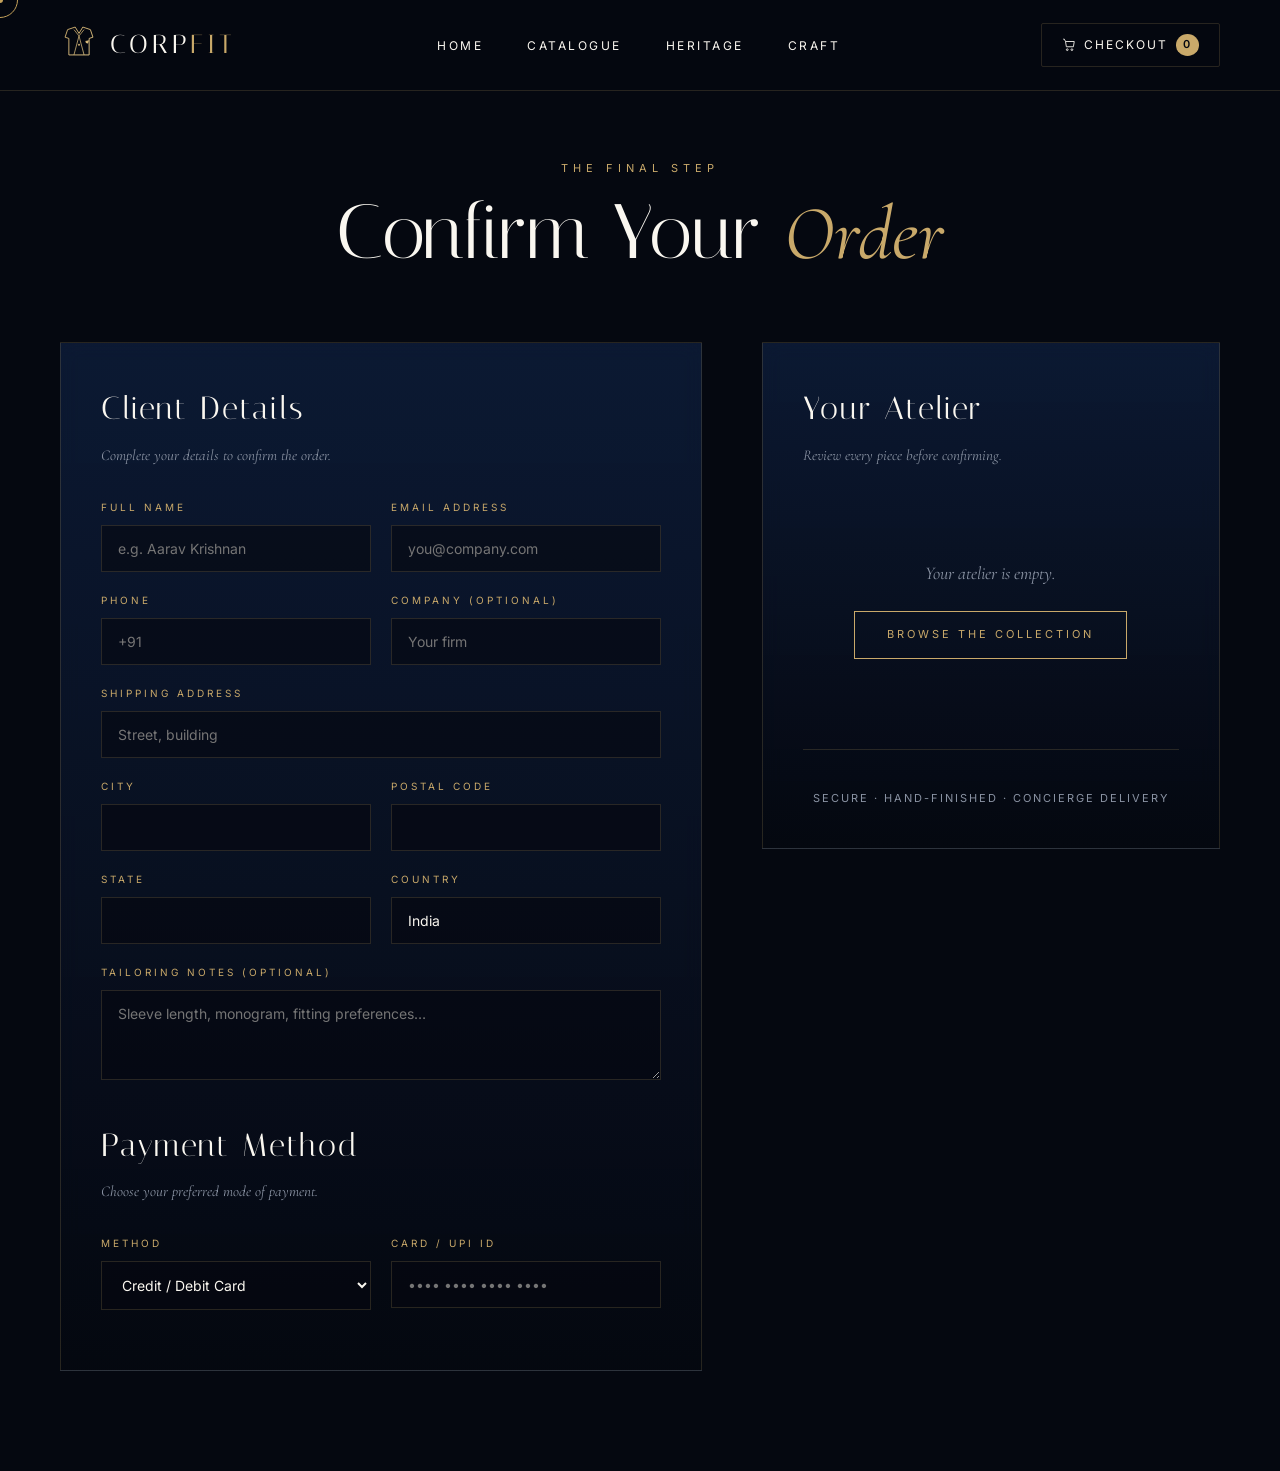
<file: checkout.html>
<!DOCTYPE html>
<html lang="en">
<head>
  <meta charset="UTF-8">
  <meta name="viewport" content="width=device-width, initial-scale=1.0">
  <title>CorpFit — Checkout</title>
  <link rel="stylesheet" href="styles.css">
  <link rel="preconnect" href="https://images.unsplash.com">
</head>
<body>

  <nav class="nav">
    <a href="index.html" class="nav-logo">
      <span class="logo-mount"></span>
      <span class="nav-logo-text">CORP<span>FIT</span></span>
    </a>
    <ul class="nav-links">
      <li><a href="index.html">Home</a></li>
      <li><a href="catalogue.html">Catalogue</a></li>
      <li><a href="index.html#story">Heritage</a></li>
      <li><a href="index.html#craft">Craft</a></li>
    </ul>
    <a href="checkout.html" class="nav-cart active">
      <svg width="14" height="14" viewBox="0 0 24 24" fill="none" stroke="currentColor" stroke-width="1.5">
        <path d="M6 6h15l-1.5 9h-12z"/><circle cx="9" cy="20" r="1.5"/><circle cx="17" cy="20" r="1.5"/>
        <path d="M6 6L4 2H2"/>
      </svg>
      Checkout
      <span class="cart-count">0</span>
    </a>
  </nav>

  <section class="checkout-wrap">
    <div class="checkout-head" data-reveal>
      <div class="section-eyebrow">The Final Step</div>
      <h1>Confirm Your <em style="font-family: 'Cormorant Garamond', serif; font-style: italic; color: var(--gold);">Order</em></h1>
    </div>

    <div class="checkout-grid" id="checkoutGrid">

      <div class="checkout-section" data-reveal="left">
        <h3>Client Details</h3>
        <p class="checkout-section-sub">Complete your details to confirm the order.</p>

        <form id="orderForm">
          <div class="form-row">
            <div class="form-group">
              <label>Full Name</label>
              <input type="text" id="custName" required placeholder="e.g. Aarav Krishnan">
            </div>
            <div class="form-group">
              <label>Email Address</label>
              <input type="email" id="custEmail" required placeholder="you@company.com">
            </div>
          </div>

          <div class="form-row">
            <div class="form-group">
              <label>Phone</label>
              <input type="tel" id="custPhone" required placeholder="+91">
            </div>
            <div class="form-group">
              <label>Company (optional)</label>
              <input type="text" id="custCompany" placeholder="Your firm">
            </div>
          </div>

          <div class="form-row">
            <div class="form-group full">
              <label>Shipping Address</label>
              <input type="text" id="custAddress" required placeholder="Street, building">
            </div>
          </div>

          <div class="form-row">
            <div class="form-group">
              <label>City</label>
              <input type="text" id="custCity" required>
            </div>
            <div class="form-group">
              <label>Postal Code</label>
              <input type="text" id="custPin" required>
            </div>
          </div>

          <div class="form-row">
            <div class="form-group">
              <label>State</label>
              <input type="text" id="custState" required>
            </div>
            <div class="form-group">
              <label>Country</label>
              <input type="text" id="custCountry" value="India" required>
            </div>
          </div>

          <div class="form-row">
            <div class="form-group full">
              <label>Tailoring Notes (optional)</label>
              <textarea id="custNotes" placeholder="Sleeve length, monogram, fitting preferences…"></textarea>
            </div>
          </div>

          <h3 style="margin-top: 40px;">Payment Method</h3>
          <p class="checkout-section-sub">Choose your preferred mode of payment.</p>

          <div class="form-row">
            <div class="form-group">
              <label>Method</label>
              <select id="payMethod">
                <option value="Credit / Debit Card">Credit / Debit Card</option>
                <option value="Net Banking">Net Banking</option>
                <option value="UPI">UPI</option>
                <option value="Cash on Delivery">Cash on Delivery</option>
              </select>
            </div>
            <div class="form-group">
              <label>Card / UPI ID</label>
              <input type="text" id="payDetail" placeholder="•••• •••• •••• ••••">
            </div>
          </div>
        </form>
      </div>

      <div data-reveal="right">
        <div class="checkout-section">
          <h3>Your Atelier</h3>
          <p class="checkout-section-sub">Review every piece before confirming.</p>

          <div id="cartItems"></div>

          <div class="totals" id="totals"></div>

          <button type="button" class="place-order" id="placeOrderBtn">
            <span>Confirm Order →</span>
          </button>

          <p style="text-align: center; margin-top: 16px; font-size: 11px; letter-spacing: 2px; color: var(--grey-soft); text-transform: uppercase;">
            Secure · Hand-Finished · Concierge Delivery
          </p>
        </div>
      </div>

    </div>
  </section>

  <div class="success-overlay" id="successOverlay">
    <div class="success-card">
      <div class="checkmark">
        <svg width="36" height="36" viewBox="0 0 24 24" fill="none" stroke="currentColor" stroke-width="1.5">
          <path d="M5 12l5 5L20 7"/>
        </svg>
      </div>
      <h2>Order <em>Placed.</em></h2>
      <p>Your atelier order has been recorded. Our concierge will be in touch shortly to confirm delivery and any tailoring details.</p>
      <div class="order-id" id="orderId"></div>
      <a href="index.html">Return to Atelier</a>
    </div>
  </div>

  <script src="app.js"></script>
  <script>
    function renderCheckoutItems() {
      const cart = getCart();
      const container = document.getElementById('cartItems');
      const totalsBox = document.getElementById('totals');
      const placeBtn = document.getElementById('placeOrderBtn');

      if (cart.length === 0) {
        container.innerHTML = `
          <div class="empty-cart">
            <p>Your atelier is empty.</p>
            <a href="catalogue.html">Browse the Collection</a>
          </div>`;
        totalsBox.innerHTML = '';
        placeBtn.style.display = 'none';
        return;
      }

      placeBtn.style.display = 'block';
      container.innerHTML = cart.map((item, idx) => {
        const p = PRODUCTS.find(x => x.id === item.id);
        if (!p) return '';
        return `
          <div class="cart-item" style="animation-delay: ${idx * 80}ms">
            <div class="cart-thumb"><img src="${p.img}" alt="${p.name}" loading="lazy"></div>
            <div class="cart-item-info">
              <h4>${p.name}</h4>
              <div class="cart-item-cat">${p.type} · ${p.cat === 'men' ? 'For Him' : 'For Her'}</div>
              <div class="cart-item-meta">${p.fabric} · ${p.fit} fit · Size ${item.size}</div>
              <div class="qty-control" style="margin-top:8px;">
                <button onclick="updateQty('${p.id}','${item.size}',-1)">−</button>
                <span>${item.qty}</span>
                <button onclick="updateQty('${p.id}','${item.size}',1)">+</button>
              </div>
            </div>
            <div class="cart-item-actions">
              <div class="cart-item-price">${formatPrice(p.price * item.qty)}</div>
              <button class="remove-btn" onclick="removeFromCart('${p.id}','${item.size}')">Remove</button>
            </div>
          </div>`;
      }).join('');

      const subtotal = cartTotal();
      const shipping = subtotal > 20000 ? 0 : 800;
      const gst = Math.round(subtotal * 0.18);
      const grand = subtotal + shipping + gst;

      totalsBox.innerHTML = `
        <div class="total-row"><span>Subtotal</span><span>${formatPrice(subtotal)}</span></div>
        <div class="total-row"><span>Shipping ${shipping === 0 ? '(Complimentary)' : ''}</span><span>${shipping === 0 ? 'Free' : formatPrice(shipping)}</span></div>
        <div class="total-row"><span>GST (18%)</span><span>${formatPrice(gst)}</span></div>
        <div class="total-row grand"><span>Total</span><span>${formatPrice(grand)}</span></div>
      `;

      if (window.rebindImageFallbacks) window.rebindImageFallbacks();
    }

    document.getElementById('placeOrderBtn').addEventListener('click', () => {
      const required = ['custName','custEmail','custPhone','custAddress','custCity','custPin','custState','custCountry'];
      for (const id of required) {
        const f = document.getElementById(id);
        if (!f.value.trim()) {
          f.focus();
          showToast('Detail required', 'Please complete every field marked.');
          f.style.borderColor = 'var(--gold)';
          setTimeout(() => f.style.borderColor = '', 2000);
          return;
        }
      }

      if (getCart().length === 0) {
        showToast('Atelier empty', 'Add at least one piece first.');
        return;
      }

      const orderId = 'CF-' + Date.now().toString(36).toUpperCase() + '-' + Math.floor(Math.random() * 999);
      document.getElementById('orderId').textContent = 'ORDER ID  ·  ' + orderId;
      document.getElementById('successOverlay').classList.add('show');
      saveCart([]);
    });

    renderCheckoutItems();
  </script>
</body>
</html>
</file>
<file: styles.css>
/* ========================================
   CorpFit — Luxury Corporate Attire
   Theme: Navy / Obsidian / Champagne Gold
   v2 — pro photography + advanced motion
======================================== */

@import url('https://fonts.googleapis.com/css2?family=Cormorant+Garamond:wght@300;400;500;600;700&family=Inter:wght@300;400;500;600;700&family=Italiana&display=swap');

:root {
  --navy-deep: #0a1628;
  --navy: #11254a;
  --navy-mid: #1a3568;
  --obsidian: #050810;
  --black: #000000;
  --gold: #c9a96a;
  --gold-light: #e4c989;
  --champagne: #f4e8d0;
  --ivory: #faf7f0;
  --grey-soft: #8a93a3;
  --grey-line: rgba(201, 169, 106, 0.18);
  --gold-line: rgba(201, 169, 106, 0.4);

  --font-display: 'Italiana', serif;
  --font-serif: 'Cormorant Garamond', serif;
  --font-sans: 'Inter', sans-serif;

  --ease: cubic-bezier(0.6, 0.05, 0.25, 1);
  --ease-out: cubic-bezier(0.16, 1, 0.3, 1);
  --ease-spring: cubic-bezier(0.34, 1.56, 0.64, 1);
}

* { margin: 0; padding: 0; box-sizing: border-box; }
html { scroll-behavior: smooth; }

body {
  font-family: var(--font-sans);
  background: var(--obsidian);
  color: var(--ivory);
  line-height: 1.6;
  overflow-x: hidden;
  -webkit-font-smoothing: antialiased;
  cursor: none;
}

a { color: inherit; text-decoration: none; cursor: none; }
img { max-width: 100%; display: block; }
button { font-family: inherit; cursor: none; border: none; background: none; color: inherit; }
input, select, textarea { cursor: text; }

/* ===== CUSTOM CURSOR ===== */
.cursor-dot,
.cursor-ring {
  position: fixed;
  top: 0; left: 0;
  pointer-events: none;
  z-index: 9999;
  border-radius: 50%;
  mix-blend-mode: difference;
}
.cursor-dot {
  width: 6px; height: 6px;
  margin: -3px 0 0 -3px;
  background: var(--gold);
}
.cursor-ring {
  width: 36px; height: 36px;
  margin: -18px 0 0 -18px;
  border: 1px solid var(--gold);
  transition: width 0.3s var(--ease), height 0.3s var(--ease),
              margin 0.3s var(--ease), background 0.3s var(--ease);
}
.cursor-ring.hover {
  width: 64px; height: 64px;
  margin: -32px 0 0 -32px;
  background: rgba(201, 169, 106, 0.1);
}
@media (pointer: coarse) {
  body, a, button { cursor: auto; }
  .cursor-dot, .cursor-ring { display: none; }
}

/* ===== NAVIGATION ===== */
.nav {
  position: fixed;
  top: 0; left: 0; right: 0;
  z-index: 100;
  padding: 22px 60px;
  display: flex;
  align-items: center;
  justify-content: space-between;
  background: rgba(5, 8, 16, 0.85);
  backdrop-filter: blur(20px);
  -webkit-backdrop-filter: blur(20px);
  border-bottom: 1px solid var(--grey-line);
  transition: padding 0.4s var(--ease), background 0.4s var(--ease);
  animation: slideDown 0.8s var(--ease-out) both;
}
.nav.shrunk { padding: 14px 60px; background: rgba(5, 8, 16, 0.95); }

.nav-logo { display: flex; align-items: center; gap: 12px; }
.nav-logo svg { width: 38px; height: 38px; transition: transform 0.6s var(--ease); }
.nav-logo:hover svg { transform: rotate(-5deg) scale(1.1); }

.nav-logo-text {
  font-family: var(--font-display);
  font-size: 26px;
  letter-spacing: 4px;
  color: var(--ivory);
}
.nav-logo-text span { color: var(--gold); }

.nav-links { display: flex; gap: 44px; list-style: none; }

.nav-links a {
  font-size: 12px;
  letter-spacing: 2.5px;
  text-transform: uppercase;
  font-weight: 400;
  position: relative;
  transition: color 0.3s var(--ease);
}
.nav-links a::before {
  content: '';
  position: absolute;
  bottom: -8px; left: 0;
  width: 0; height: 1px;
  background: var(--gold);
  transition: width 0.4s var(--ease);
}
.nav-links a:hover { color: var(--gold); }
.nav-links a:hover::before, .nav-links a.active::before { width: 100%; }

.nav-cart {
  position: relative;
  display: flex;
  align-items: center;
  gap: 8px;
  font-size: 12px;
  letter-spacing: 2px;
  text-transform: uppercase;
  padding: 10px 20px;
  border: 1px solid var(--grey-line);
  border-radius: 2px;
  transition: all 0.3s var(--ease);
}
.nav-cart:hover {
  border-color: var(--gold);
  color: var(--gold);
  background: rgba(201, 169, 106, 0.05);
}

.cart-count {
  background: var(--gold);
  color: var(--obsidian);
  font-weight: 600;
  padding: 2px 7px;
  border-radius: 50%;
  font-size: 11px;
  min-width: 20px;
  text-align: center;
  transition: transform 0.4s var(--ease-spring);
}
.cart-count.bump { transform: scale(1.4); }

/* ===== HERO with real fashion photo ===== */
.hero {
  min-height: 100vh;
  position: relative;
  display: flex;
  align-items: center;
  padding: 0 60px;
  overflow: hidden;
  background: var(--obsidian);
}

.hero-bg {
  position: absolute;
  inset: 0;
  z-index: 1;
  background-image:
    linear-gradient(135deg, rgba(5, 8, 16, 0.85) 0%, rgba(10, 22, 40, 0.55) 60%, rgba(5, 8, 16, 0.95) 100%),
    url('https://images.unsplash.com/photo-1617137968427-85924c800a22?w=1800&q=85&auto=format&fit=crop');
  background-size: cover;
  background-position: center right;
  animation: heroZoom 20s ease-in-out infinite alternate;
}

.hero-bg::after {
  content: '';
  position: absolute;
  inset: 0;
  background-image:
    linear-gradient(rgba(201, 169, 106, 0.04) 1px, transparent 1px),
    linear-gradient(90deg, rgba(201, 169, 106, 0.04) 1px, transparent 1px);
  background-size: 80px 80px;
}

@keyframes heroZoom {
  0% { transform: scale(1); }
  100% { transform: scale(1.08); }
}

.hero-content {
  position: relative;
  z-index: 3;
  max-width: 760px;
}

.hero-eyebrow {
  font-size: 11px;
  letter-spacing: 5px;
  text-transform: uppercase;
  color: var(--gold);
  margin-bottom: 28px;
  display: flex;
  align-items: center;
  gap: 16px;
  opacity: 0;
  animation: fadeRight 1s var(--ease-out) 0.3s forwards;
}
.hero-eyebrow::before {
  content: '';
  width: 0; height: 1px;
  background: var(--gold);
  animation: lineExpand 1s var(--ease-out) 0.6s forwards;
}
@keyframes lineExpand { to { width: 40px; } }

.hero h1 {
  font-family: var(--font-display);
  font-size: clamp(56px, 9vw, 132px);
  line-height: 0.95;
  letter-spacing: -1px;
  margin-bottom: 32px;
  font-weight: 400;
}
.hero h1 .word {
  display: inline-block;
  opacity: 0;
  transform: translateY(60px);
  animation: wordUp 1.2s var(--ease-out) forwards;
}
.hero h1 .word:nth-child(1) { animation-delay: 0.4s; }
.hero h1 .word:nth-child(2) { animation-delay: 0.55s; }
.hero h1 .word:nth-child(3) { animation-delay: 0.7s; }
.hero h1 .word:nth-child(4) { animation-delay: 0.85s; }

@keyframes wordUp {
  to { opacity: 1; transform: translateY(0); }
}

.hero h1 em {
  font-family: var(--font-serif);
  font-style: italic;
  color: var(--gold);
  font-weight: 400;
}

.hero-sub {
  font-family: var(--font-serif);
  font-size: 22px;
  line-height: 1.5;
  color: var(--champagne);
  font-weight: 300;
  max-width: 540px;
  margin-bottom: 48px;
  opacity: 0;
  animation: fadeUp 1s var(--ease-out) 1.1s forwards;
}

.hero-cta {
  display: inline-flex;
  align-items: center;
  gap: 16px;
  padding: 18px 40px;
  border: 1px solid var(--gold);
  color: var(--gold);
  font-size: 12px;
  letter-spacing: 3px;
  text-transform: uppercase;
  font-weight: 500;
  transition: all 0.4s var(--ease);
  position: relative;
  overflow: hidden;
  opacity: 0;
  animation: fadeUp 1s var(--ease-out) 1.3s forwards;
}
.hero-cta::before {
  content: '';
  position: absolute;
  inset: 0;
  background: var(--gold);
  transform: translateX(-100%);
  transition: transform 0.5s var(--ease);
  z-index: -1;
}
.hero-cta:hover { color: var(--obsidian); }
.hero-cta:hover::before { transform: translateX(0); }
.hero-cta svg { width: 16px; height: 16px; transition: transform 0.3s var(--ease); }
.hero-cta:hover svg { transform: translateX(6px); }

.hero-side {
  position: absolute;
  right: 60px;
  top: 50%;
  transform: translateY(-50%);
  writing-mode: vertical-rl;
  font-size: 11px;
  letter-spacing: 6px;
  text-transform: uppercase;
  color: var(--gold);
  z-index: 3;
  opacity: 0;
  animation: fadeIn 1s 1.8s forwards;
}

.hero-stats {
  position: absolute;
  bottom: 60px;
  right: 90px;
  display: flex;
  gap: 60px;
  z-index: 3;
  opacity: 0;
  animation: fadeUp 1s var(--ease-out) 1.5s forwards;
}
.hero-stat-num {
  font-family: var(--font-display);
  font-size: 56px;
  color: var(--gold);
  line-height: 1;
}
.hero-stat-label {
  font-size: 10px;
  letter-spacing: 2px;
  text-transform: uppercase;
  color: var(--champagne);
  margin-top: 8px;
}

.hero-scroll {
  position: absolute;
  bottom: 40px;
  left: 60px;
  display: flex;
  align-items: center;
  gap: 14px;
  font-size: 10px;
  letter-spacing: 3px;
  text-transform: uppercase;
  color: var(--gold);
  z-index: 3;
  opacity: 0;
  animation: fadeUp 1s 1.7s forwards;
}
.hero-scroll-line {
  width: 40px; height: 1px;
  background: var(--gold);
  position: relative;
  overflow: hidden;
}
.hero-scroll-line::after {
  content: '';
  position: absolute;
  inset: 0;
  background: var(--ivory);
  animation: scrollDot 2s var(--ease) infinite;
}
@keyframes scrollDot {
  0% { transform: translateX(-100%); }
  100% { transform: translateX(100%); }
}

/* ===== MARQUEE ===== */
.marquee {
  padding: 28px 0;
  background: var(--gold);
  color: var(--obsidian);
  overflow: hidden;
  border-top: 1px solid var(--gold-line);
  border-bottom: 1px solid var(--gold-line);
}
.marquee-track {
  display: flex;
  gap: 60px;
  animation: marquee 40s linear infinite;
  white-space: nowrap;
}
.marquee-item {
  font-family: var(--font-display);
  font-size: 24px;
  letter-spacing: 6px;
  text-transform: uppercase;
  display: flex;
  align-items: center;
  gap: 60px;
}
.marquee-item::after {
  content: '✦';
  color: var(--obsidian);
}
@keyframes marquee {
  from { transform: translateX(0); }
  to { transform: translateX(-50%); }
}

/* ===== SECTION HEAD ===== */
.section-head {
  text-align: center;
  margin-bottom: 80px;
}
.section-eyebrow {
  font-size: 11px;
  letter-spacing: 5px;
  text-transform: uppercase;
  color: var(--gold);
  margin-bottom: 20px;
}
.section-head h2 {
  font-family: var(--font-display);
  font-size: clamp(48px, 6vw, 96px);
  font-weight: 400;
  line-height: 1;
  margin-bottom: 20px;
}
.section-head p {
  font-family: var(--font-serif);
  font-size: 20px;
  font-weight: 300;
  color: var(--champagne);
  max-width: 600px;
  margin: 0 auto;
  font-style: italic;
}

/* ===== CATEGORIES with real photos ===== */
.categories {
  padding: 160px 60px;
  background: var(--obsidian);
  position: relative;
}

.category-grid {
  display: grid;
  grid-template-columns: 1fr 1fr;
  gap: 40px;
  max-width: 1400px;
  margin: 0 auto;
}

.category-card {
  position: relative;
  aspect-ratio: 3/4;
  overflow: hidden;
  cursor: none;
  border: 1px solid var(--grey-line);
  transition: border-color 0.5s var(--ease);
}
.category-card:hover { border-color: var(--gold); }

.category-img {
  position: absolute;
  inset: 0;
  width: 100%;
  height: 100%;
  object-fit: cover;
  transition: transform 1.2s var(--ease-out), filter 0.8s var(--ease);
  filter: grayscale(0.4) brightness(0.7) contrast(1.05);
}
.category-card:hover .category-img {
  transform: scale(1.08);
  filter: grayscale(0) brightness(0.85) contrast(1.1);
}

.category-card::after {
  content: '';
  position: absolute;
  inset: 0;
  background: linear-gradient(180deg,
    rgba(5, 8, 16, 0.3) 0%,
    rgba(5, 8, 16, 0.4) 50%,
    rgba(5, 8, 16, 0.95) 100%);
  z-index: 1;
  transition: opacity 0.6s var(--ease);
}
.category-card:hover::after { opacity: 0.85; }

.category-content {
  position: absolute;
  inset: 0;
  padding: 50px;
  display: flex;
  flex-direction: column;
  justify-content: flex-end;
  z-index: 2;
}

.category-num {
  position: absolute;
  top: 50px;
  right: 50px;
  font-family: var(--font-display);
  font-size: 14px;
  letter-spacing: 4px;
  color: var(--gold);
  z-index: 2;
}

.category-card h3 {
  font-family: var(--font-display);
  font-size: 84px;
  font-weight: 400;
  line-height: 1;
  margin-bottom: 16px;
  letter-spacing: 2px;
  transform: translateY(20px);
  transition: transform 0.6s var(--ease);
}
.category-card:hover h3 { transform: translateY(0); }

.category-card p {
  font-family: var(--font-serif);
  font-style: italic;
  font-size: 18px;
  color: var(--champagne);
  margin-bottom: 28px;
  max-width: 400px;
  opacity: 0.85;
}

.category-link {
  display: inline-flex;
  align-items: center;
  gap: 12px;
  font-size: 11px;
  letter-spacing: 3px;
  text-transform: uppercase;
  color: var(--gold);
  padding-bottom: 8px;
  border-bottom: 1px solid var(--gold);
  width: fit-content;
  transition: gap 0.4s var(--ease);
}
.category-card:hover .category-link { gap: 22px; }

/* ===== ATELIER GALLERY ===== */
.atelier-gallery {
  padding: 140px 60px;
  background: linear-gradient(180deg, var(--obsidian), var(--navy-deep));
  border-top: 1px solid var(--grey-line);
  border-bottom: 1px solid var(--grey-line);
}

.gallery-grid {
  display: grid;
  grid-template-columns: 1.4fr 1fr 1fr;
  grid-template-rows: 280px 280px;
  gap: 16px;
  max-width: 1400px;
  margin: 0 auto;
}

.gallery-item {
  position: relative;
  overflow: hidden;
  border: 1px solid var(--grey-line);
  cursor: none;
  transition: transform 0.5s var(--ease);
}
.gallery-item:hover { transform: scale(1.02); }
.gallery-item:nth-child(1) { grid-row: span 2; }

.gallery-img {
  width: 100%;
  height: 100%;
  object-fit: cover;
  transition: transform 1.2s var(--ease-out), filter 0.6s var(--ease);
  filter: grayscale(0.3) brightness(0.85);
}
.gallery-item:hover .gallery-img {
  transform: scale(1.1);
  filter: grayscale(0) brightness(1);
}

.gallery-label {
  position: absolute;
  bottom: 20px;
  left: 20px;
  z-index: 2;
  color: var(--gold);
  font-size: 10px;
  letter-spacing: 3px;
  text-transform: uppercase;
  background: rgba(5, 8, 16, 0.7);
  padding: 6px 12px;
  backdrop-filter: blur(8px);
  border: 1px solid var(--grey-line);
}

/* ===== CRAFT STRIP ===== */
.craft {
  padding: 140px 60px;
  background: var(--obsidian);
  position: relative;
  overflow: hidden;
}

.craft-grid {
  display: grid;
  grid-template-columns: repeat(4, 1fr);
  gap: 60px;
  max-width: 1400px;
  margin: 0 auto;
}

.craft-item {
  text-align: center;
  padding: 40px 20px;
  border: 1px solid var(--grey-line);
  background: linear-gradient(180deg, transparent, rgba(17, 37, 74, 0.2));
  transition: all 0.5s var(--ease);
  position: relative;
}
.craft-item::before {
  content: '';
  position: absolute;
  inset: 0;
  background: linear-gradient(135deg, transparent 40%, rgba(201, 169, 106, 0.08) 100%);
  opacity: 0;
  transition: opacity 0.5s var(--ease);
}
.craft-item:hover {
  border-color: var(--gold);
  transform: translateY(-6px);
}
.craft-item:hover::before { opacity: 1; }

.craft-num {
  font-family: var(--font-display);
  font-size: 12px;
  letter-spacing: 3px;
  color: var(--gold);
  margin-bottom: 20px;
  display: block;
}

.craft-icon {
  width: 56px;
  height: 56px;
  margin: 0 auto 28px;
  color: var(--gold);
  transition: transform 0.6s var(--ease);
}
.craft-item:hover .craft-icon { transform: rotate(360deg) scale(1.1); }

.craft-item h4 {
  font-family: var(--font-display);
  font-size: 26px;
  margin-bottom: 14px;
  letter-spacing: 1px;
}
.craft-item p {
  font-family: var(--font-serif);
  font-size: 16px;
  color: var(--grey-soft);
  font-style: italic;
}

/* ===== STORY ===== */
.story {
  padding: 160px 60px;
  background: var(--obsidian);
}
.story-inner {
  display: grid;
  grid-template-columns: 1fr 1fr;
  gap: 100px;
  align-items: center;
  max-width: 1400px;
  margin: 0 auto;
}

.story-image-wrap {
  position: relative;
  aspect-ratio: 3/4;
  overflow: hidden;
  border: 1px solid var(--grey-line);
}
.story-image-wrap::after {
  content: '— Atelier I';
  position: absolute;
  top: 30px;
  left: 30px;
  z-index: 2;
  font-size: 10px;
  letter-spacing: 4px;
  text-transform: uppercase;
  color: var(--gold);
  background: rgba(5, 8, 16, 0.6);
  padding: 6px 12px;
  backdrop-filter: blur(8px);
}
.story-image-wrap img {
  width: 100%; height: 100%;
  object-fit: cover;
  transition: transform 1.5s var(--ease-out);
  filter: grayscale(0.2) contrast(1.05);
}
.story-image-wrap:hover img { transform: scale(1.05); }

.story-content h2 {
  font-family: var(--font-display);
  font-size: 80px;
  line-height: 1;
  margin-bottom: 32px;
  font-weight: 400;
}
.story-content h2 em {
  font-family: var(--font-serif);
  font-style: italic;
  color: var(--gold);
}
.story-content p {
  font-family: var(--font-serif);
  font-size: 20px;
  line-height: 1.7;
  color: var(--champagne);
  font-weight: 300;
  margin-bottom: 24px;
}
.story-sign {
  margin-top: 40px;
  font-family: var(--font-display);
  font-size: 18px;
  letter-spacing: 3px;
  color: var(--gold);
}

/* ===== TESTIMONIAL ===== */
.testimonial {
  padding: 140px 60px;
  background:
    linear-gradient(rgba(5, 8, 16, 0.92), rgba(5, 8, 16, 0.92)),
    url('https://images.unsplash.com/photo-1521572163474-6864f9cf17ab?w=1600&q=80&auto=format&fit=crop');
  background-size: cover;
  background-attachment: fixed;
  background-position: center;
  text-align: center;
}
.testimonial blockquote {
  max-width: 900px;
  margin: 0 auto;
}
.testimonial-quote {
  font-family: var(--font-display);
  font-size: 80px;
  color: var(--gold);
  line-height: 0;
  margin-bottom: 20px;
}
.testimonial p {
  font-family: var(--font-serif);
  font-size: clamp(28px, 3.4vw, 44px);
  font-style: italic;
  line-height: 1.4;
  color: var(--ivory);
  font-weight: 300;
  margin-bottom: 40px;
}
.testimonial cite {
  font-style: normal;
  font-size: 12px;
  letter-spacing: 4px;
  text-transform: uppercase;
  color: var(--gold);
}
.testimonial cite span { color: var(--grey-soft); display: block; margin-top: 6px; font-size: 11px; letter-spacing: 2px; }

/* ===== FOOTER ===== */
.footer {
  padding: 100px 60px 40px;
  background: var(--black);
  border-top: 1px solid var(--grey-line);
}
.footer-grid {
  display: grid;
  grid-template-columns: 2fr 1fr 1fr 1fr;
  gap: 60px;
  max-width: 1400px;
  margin: 0 auto 60px;
}
.footer-brand-text {
  font-family: var(--font-serif);
  font-style: italic;
  color: var(--grey-soft);
  margin-top: 20px;
  max-width: 360px;
  line-height: 1.7;
}
.footer h5 {
  font-size: 11px;
  letter-spacing: 3px;
  text-transform: uppercase;
  color: var(--gold);
  margin-bottom: 20px;
}
.footer ul { list-style: none; }
.footer ul li {
  margin-bottom: 12px;
  font-size: 14px;
  color: var(--grey-soft);
  font-family: var(--font-serif);
  transition: color 0.3s var(--ease);
}
.footer ul li:hover { color: var(--gold); }
.footer-bottom {
  border-top: 1px solid var(--grey-line);
  padding-top: 30px;
  text-align: center;
  font-size: 11px;
  letter-spacing: 3px;
  text-transform: uppercase;
  color: var(--grey-soft);
}

/* ===== CATALOGUE PAGE ===== */
.cat-hero {
  padding: 180px 60px 80px;
  background:
    linear-gradient(180deg, rgba(5, 8, 16, 0.85), rgba(10, 22, 40, 0.95)),
    url('https://images.unsplash.com/photo-1593030761757-71fae45fa0e7?w=1800&q=80&auto=format&fit=crop');
  background-size: cover;
  background-position: center 30%;
  text-align: center;
  border-bottom: 1px solid var(--grey-line);
}
.cat-hero h1 {
  font-family: var(--font-display);
  font-size: clamp(64px, 8vw, 120px);
  line-height: 1;
  margin: 20px 0;
  font-weight: 400;
}
.cat-hero p {
  font-family: var(--font-serif);
  font-style: italic;
  font-size: 22px;
  color: var(--champagne);
  max-width: 600px;
  margin: 0 auto;
}

.filter-bar {
  padding: 30px 60px;
  display: flex;
  justify-content: center;
  gap: 12px;
  border-bottom: 1px solid var(--grey-line);
  position: sticky;
  top: 82px;
  z-index: 50;
  backdrop-filter: blur(20px);
  background: rgba(5, 8, 16, 0.92);
}
.filter-btn {
  padding: 12px 28px;
  font-size: 11px;
  letter-spacing: 3px;
  text-transform: uppercase;
  color: var(--grey-soft);
  border: 1px solid var(--grey-line);
  transition: all 0.3s var(--ease);
  font-weight: 500;
}
.filter-btn:hover { color: var(--ivory); border-color: var(--ivory); }
.filter-btn.active {
  background: var(--gold);
  border-color: var(--gold);
  color: var(--obsidian);
}

.products {
  padding: 80px 60px 140px;
  background: var(--obsidian);
}
.product-grid {
  display: grid;
  grid-template-columns: repeat(3, 1fr);
  gap: 50px 40px;
  max-width: 1400px;
  margin: 0 auto;
}

.product-card {
  background: var(--navy-deep);
  border: 1px solid var(--grey-line);
  transition: all 0.6s var(--ease);
  cursor: none;
  position: relative;
  overflow: hidden;
  opacity: 0;
  transform: translateY(40px);
}
.product-card.revealed { opacity: 1; transform: translateY(0); }

.product-card:hover {
  border-color: var(--gold);
  transform: translateY(-10px);
  box-shadow: 0 40px 80px -20px rgba(0, 0, 0, 0.6),
              0 0 60px -20px rgba(201, 169, 106, 0.3);
}

.product-image {
  aspect-ratio: 3/4;
  position: relative;
  overflow: hidden;
  background: var(--navy-deep);
}
.product-image img {
  position: absolute;
  inset: 0;
  width: 100%;
  height: 100%;
  object-fit: cover;
  transition: transform 1s var(--ease-out), filter 0.5s var(--ease);
  filter: grayscale(0.15);
}
.product-card:hover .product-image img {
  transform: scale(1.08);
  filter: grayscale(0);
}

.product-image::after {
  content: '';
  position: absolute;
  inset: 0;
  background: linear-gradient(180deg, transparent 60%, rgba(5, 8, 16, 0.6));
  pointer-events: none;
}

.product-tag {
  position: absolute;
  top: 16px;
  left: 16px;
  background: var(--gold);
  color: var(--obsidian);
  font-size: 9px;
  letter-spacing: 2px;
  text-transform: uppercase;
  padding: 5px 12px;
  font-weight: 600;
  z-index: 2;
}

.product-cat-label {
  position: absolute;
  top: 16px;
  right: 16px;
  font-size: 9px;
  letter-spacing: 2px;
  text-transform: uppercase;
  color: var(--gold);
  background: rgba(5, 8, 16, 0.7);
  padding: 5px 12px;
  border: 1px solid var(--grey-line);
  backdrop-filter: blur(8px);
  z-index: 2;
}

.product-quick {
  position: absolute;
  bottom: 0; left: 0; right: 0;
  padding: 16px;
  background: linear-gradient(180deg, transparent, rgba(5, 8, 16, 0.95));
  transform: translateY(100%);
  transition: transform 0.5s var(--ease);
  z-index: 2;
  text-align: center;
}
.product-card:hover .product-quick { transform: translateY(0); }
.product-quick span {
  font-size: 10px;
  letter-spacing: 3px;
  text-transform: uppercase;
  color: var(--gold);
}

.product-info { padding: 28px 24px; }

.product-cat {
  font-size: 10px;
  letter-spacing: 3px;
  text-transform: uppercase;
  color: var(--gold);
  margin-bottom: 8px;
}
.product-name {
  font-family: var(--font-display);
  font-size: 24px;
  font-weight: 400;
  margin-bottom: 6px;
  letter-spacing: 1px;
}
.product-desc {
  font-family: var(--font-serif);
  font-size: 14px;
  font-style: italic;
  color: var(--grey-soft);
  margin-bottom: 16px;
}
.product-bottom {
  display: flex;
  justify-content: space-between;
  align-items: center;
  padding-top: 16px;
  border-top: 1px solid var(--grey-line);
}
.product-price {
  font-family: var(--font-display);
  font-size: 22px;
  color: var(--gold);
  letter-spacing: 1px;
}
.product-price small {
  font-family: var(--font-sans);
  font-size: 11px;
  color: var(--grey-soft);
  letter-spacing: 1px;
}
.add-btn {
  padding: 10px 18px;
  border: 1px solid var(--gold);
  color: var(--gold);
  font-size: 10px;
  letter-spacing: 2px;
  text-transform: uppercase;
  font-weight: 500;
  transition: all 0.3s var(--ease);
}
.add-btn:hover { background: var(--gold); color: var(--obsidian); }
.add-btn.added {
  background: var(--navy-mid);
  border-color: var(--navy-mid);
  color: var(--champagne);
}

/* ===== CHECKOUT ===== */
.checkout-wrap {
  padding: 160px 60px 100px;
  background:
    linear-gradient(rgba(5, 8, 16, 0.96), rgba(5, 8, 16, 0.96)),
    url('https://images.unsplash.com/photo-1594938298603-c8148c4dae35?w=1800&q=80&auto=format&fit=crop');
  background-size: cover;
  background-attachment: fixed;
  min-height: 100vh;
}
.checkout-head {
  text-align: center;
  margin-bottom: 70px;
}
.checkout-head .section-eyebrow { margin-bottom: 16px; }
.checkout-head h1 {
  font-family: var(--font-display);
  font-size: clamp(48px, 6vw, 88px);
  font-weight: 400;
  line-height: 1;
}

.checkout-grid {
  display: grid;
  grid-template-columns: 1.4fr 1fr;
  gap: 60px;
  max-width: 1300px;
  margin: 0 auto;
}
.checkout-section {
  background: linear-gradient(180deg, rgba(17, 37, 74, 0.6), rgba(5, 8, 16, 0.85));
  border: 1px solid var(--grey-line);
  padding: 40px;
  backdrop-filter: blur(10px);
}
.checkout-section h3 {
  font-family: var(--font-display);
  font-size: 32px;
  letter-spacing: 2px;
  margin-bottom: 8px;
  font-weight: 400;
}
.checkout-section-sub {
  font-family: var(--font-serif);
  font-style: italic;
  color: var(--grey-soft);
  margin-bottom: 32px;
  font-size: 15px;
}

.form-row {
  display: grid;
  grid-template-columns: 1fr 1fr;
  gap: 20px;
  margin-bottom: 20px;
}
.form-group { display: flex; flex-direction: column; }
.form-group.full { grid-column: 1 / -1; }
.form-group label {
  font-size: 10px;
  letter-spacing: 3px;
  text-transform: uppercase;
  color: var(--gold);
  margin-bottom: 10px;
}
.form-group input,
.form-group select,
.form-group textarea {
  background: rgba(5, 8, 16, 0.6);
  border: 1px solid var(--grey-line);
  padding: 14px 16px;
  color: var(--ivory);
  font-family: var(--font-sans);
  font-size: 14px;
  transition: all 0.3s var(--ease);
}
.form-group input:focus,
.form-group select:focus,
.form-group textarea:focus {
  outline: none;
  border-color: var(--gold);
  background: rgba(17, 37, 74, 0.4);
  box-shadow: 0 0 0 3px rgba(201, 169, 106, 0.08);
}
.form-group textarea { resize: vertical; min-height: 90px; }

.cart-item {
  display: grid;
  grid-template-columns: 90px 1fr auto;
  gap: 18px;
  padding: 20px 0;
  border-bottom: 1px solid var(--grey-line);
  align-items: center;
  opacity: 0;
  animation: fadeUp 0.5s var(--ease-out) forwards;
}
.cart-item:last-child { border-bottom: none; }

.cart-thumb {
  aspect-ratio: 3/4;
  background: var(--navy-deep);
  border: 1px solid var(--grey-line);
  overflow: hidden;
}
.cart-thumb img {
  width: 100%; height: 100%;
  object-fit: cover;
  transition: transform 0.6s var(--ease);
}
.cart-item:hover .cart-thumb img { transform: scale(1.08); }

.cart-item-info h4 {
  font-family: var(--font-display);
  font-size: 18px;
  font-weight: 400;
  letter-spacing: 1px;
}
.cart-item-cat {
  font-size: 10px;
  letter-spacing: 2px;
  text-transform: uppercase;
  color: var(--gold);
  margin: 4px 0;
}
.cart-item-meta {
  font-family: var(--font-serif);
  font-style: italic;
  font-size: 13px;
  color: var(--grey-soft);
}

.cart-item-actions {
  display: flex;
  flex-direction: column;
  align-items: flex-end;
  gap: 8px;
}
.qty-control {
  display: flex;
  align-items: center;
  gap: 8px;
  border: 1px solid var(--grey-line);
}
.qty-control button {
  width: 28px; height: 28px;
  color: var(--gold);
  font-size: 16px;
  transition: background 0.2s;
}
.qty-control button:hover { background: var(--navy); }
.qty-control span { font-size: 13px; min-width: 20px; text-align: center; }

.cart-item-price {
  font-family: var(--font-display);
  color: var(--gold);
  font-size: 18px;
}
.remove-btn {
  font-size: 10px;
  letter-spacing: 2px;
  text-transform: uppercase;
  color: var(--grey-soft);
  text-decoration: underline;
  text-underline-offset: 3px;
}
.remove-btn:hover { color: var(--gold); }

.totals {
  margin-top: 30px;
  padding-top: 24px;
  border-top: 1px solid var(--grey-line);
}
.total-row {
  display: flex;
  justify-content: space-between;
  margin-bottom: 12px;
  font-size: 14px;
  color: var(--champagne);
}
.total-row.grand {
  margin-top: 16px;
  padding-top: 16px;
  border-top: 1px solid var(--grey-line);
  font-family: var(--font-display);
  font-size: 26px;
  color: var(--gold);
}
.place-order {
  width: 100%;
  padding: 22px;
  margin-top: 30px;
  background: var(--gold);
  color: var(--obsidian);
  font-size: 12px;
  letter-spacing: 4px;
  text-transform: uppercase;
  font-weight: 600;
  transition: all 0.3s var(--ease);
  border: 1px solid var(--gold);
  position: relative;
  overflow: hidden;
}
.place-order::before {
  content: '';
  position: absolute;
  inset: 0;
  background: var(--gold-light);
  transform: translateX(-100%);
  transition: transform 0.4s var(--ease);
}
.place-order > span { position: relative; z-index: 2; }
.place-order:hover::before { transform: translateX(0); }

.empty-cart { text-align: center; padding: 60px 20px; }
.empty-cart p {
  font-family: var(--font-serif);
  font-style: italic;
  color: var(--grey-soft);
  font-size: 18px;
  margin-bottom: 24px;
}
.empty-cart a {
  display: inline-block;
  padding: 14px 32px;
  border: 1px solid var(--gold);
  color: var(--gold);
  font-size: 11px;
  letter-spacing: 3px;
  text-transform: uppercase;
}

/* ===== TOAST ===== */
.toast {
  position: fixed;
  bottom: 40px;
  right: 40px;
  background: var(--navy-deep);
  border: 1px solid var(--gold);
  border-left: 4px solid var(--gold);
  padding: 18px 24px;
  z-index: 200;
  transform: translateX(120%);
  transition: transform 0.5s var(--ease-spring);
  max-width: 360px;
  display: flex;
  align-items: center;
  gap: 14px;
}
.toast.show { transform: translateX(0); }
.toast-icon {
  width: 32px; height: 32px;
  color: var(--gold);
  flex-shrink: 0;
}
.toast-title {
  font-family: var(--font-display);
  color: var(--gold);
  font-size: 16px;
  letter-spacing: 2px;
  margin-bottom: 4px;
}
.toast-msg {
  font-family: var(--font-serif);
  font-style: italic;
  font-size: 14px;
  color: var(--champagne);
}

/* ===== SUCCESS OVERLAY ===== */
.success-overlay {
  position: fixed;
  inset: 0;
  background: rgba(5, 8, 16, 0.96);
  backdrop-filter: blur(20px);
  z-index: 300;
  display: none;
  align-items: center;
  justify-content: center;
  padding: 40px;
}
.success-overlay.show { display: flex; }

.success-card {
  max-width: 560px;
  text-align: center;
  border: 1px solid var(--gold);
  padding: 60px 50px;
  background: linear-gradient(180deg, var(--navy-deep), var(--obsidian));
  animation: fadeUp 0.6s var(--ease-spring);
}
.success-card .checkmark {
  width: 80px; height: 80px;
  margin: 0 auto 30px;
  border: 1px solid var(--gold);
  border-radius: 50%;
  display: flex;
  align-items: center;
  justify-content: center;
  color: var(--gold);
  animation: pulseRing 2s var(--ease) infinite;
}
@keyframes pulseRing {
  0%, 100% { box-shadow: 0 0 0 0 rgba(201, 169, 106, 0.4); }
  50% { box-shadow: 0 0 0 20px rgba(201, 169, 106, 0); }
}
.success-card h2 {
  font-family: var(--font-display);
  font-size: 52px;
  margin-bottom: 16px;
  font-weight: 400;
}
.success-card h2 em {
  font-family: var(--font-serif);
  font-style: italic;
  color: var(--gold);
}
.success-card p {
  font-family: var(--font-serif);
  font-size: 18px;
  color: var(--champagne);
  margin-bottom: 30px;
  line-height: 1.6;
}
.success-card .order-id {
  font-family: var(--font-sans);
  font-size: 11px;
  letter-spacing: 4px;
  color: var(--gold);
  margin-bottom: 30px;
  padding: 14px;
  border: 1px dashed var(--gold-line);
}
.success-card a {
  display: inline-block;
  padding: 16px 36px;
  background: var(--gold);
  color: var(--obsidian);
  font-size: 11px;
  letter-spacing: 3px;
  text-transform: uppercase;
  font-weight: 600;
  transition: all 0.3s var(--ease);
}
.success-card a:hover { background: var(--gold-light); transform: translateY(-2px); }

/* ===== ANIMATIONS ===== */
@keyframes fadeUp {
  from { opacity: 0; transform: translateY(40px); }
  to { opacity: 1; transform: translateY(0); }
}
@keyframes fadeRight {
  from { opacity: 0; transform: translateX(-30px); }
  to { opacity: 1; transform: translateX(0); }
}
@keyframes fadeIn { to { opacity: 1; } }
@keyframes slideDown {
  from { transform: translateY(-100%); }
  to { transform: translateY(0); }
}

[data-reveal] {
  opacity: 0;
  transform: translateY(50px);
  transition: opacity 1s var(--ease-out), transform 1s var(--ease-out);
}
[data-reveal].revealed {
  opacity: 1;
  transform: translateY(0);
}
[data-reveal="left"] { transform: translateX(-50px); }
[data-reveal="left"].revealed { transform: translateX(0); }
[data-reveal="right"] { transform: translateX(50px); }
[data-reveal="right"].revealed { transform: translateX(0); }
[data-reveal-delay="1"] { transition-delay: 0.15s; }
[data-reveal-delay="2"] { transition-delay: 0.3s; }
[data-reveal-delay="3"] { transition-delay: 0.45s; }
[data-reveal-delay="4"] { transition-delay: 0.6s; }

/* ===== RESPONSIVE ===== */
@media (max-width: 968px) {
  .nav { padding: 18px 24px; }
  .nav.shrunk { padding: 12px 24px; }
  .nav-links { display: none; }
  .hero, .categories, .craft, .story, .cat-hero, .checkout-wrap,
  .products, .footer, .atelier-gallery, .testimonial { padding-left: 24px; padding-right: 24px; }
  .hero-side, .hero-stats, .hero-scroll { display: none; }
  .category-grid, .craft-grid, .story-inner, .checkout-grid,
  .product-grid, .footer-grid { grid-template-columns: 1fr; gap: 40px; }
  .craft-grid { grid-template-columns: 1fr 1fr; gap: 20px; }
  .product-grid { grid-template-columns: 1fr 1fr; gap: 30px 20px; }
  .gallery-grid { grid-template-columns: 1fr 1fr; grid-template-rows: repeat(3, 220px); gap: 12px; }
  .gallery-item:nth-child(1) { grid-row: span 1; grid-column: span 2; }
  .filter-bar { padding: 20px; flex-wrap: wrap; }
  .checkout-section { padding: 24px; }
  .form-row { grid-template-columns: 1fr; }
  body { cursor: auto; }
  .cursor-dot, .cursor-ring { display: none; }
}
</file>
